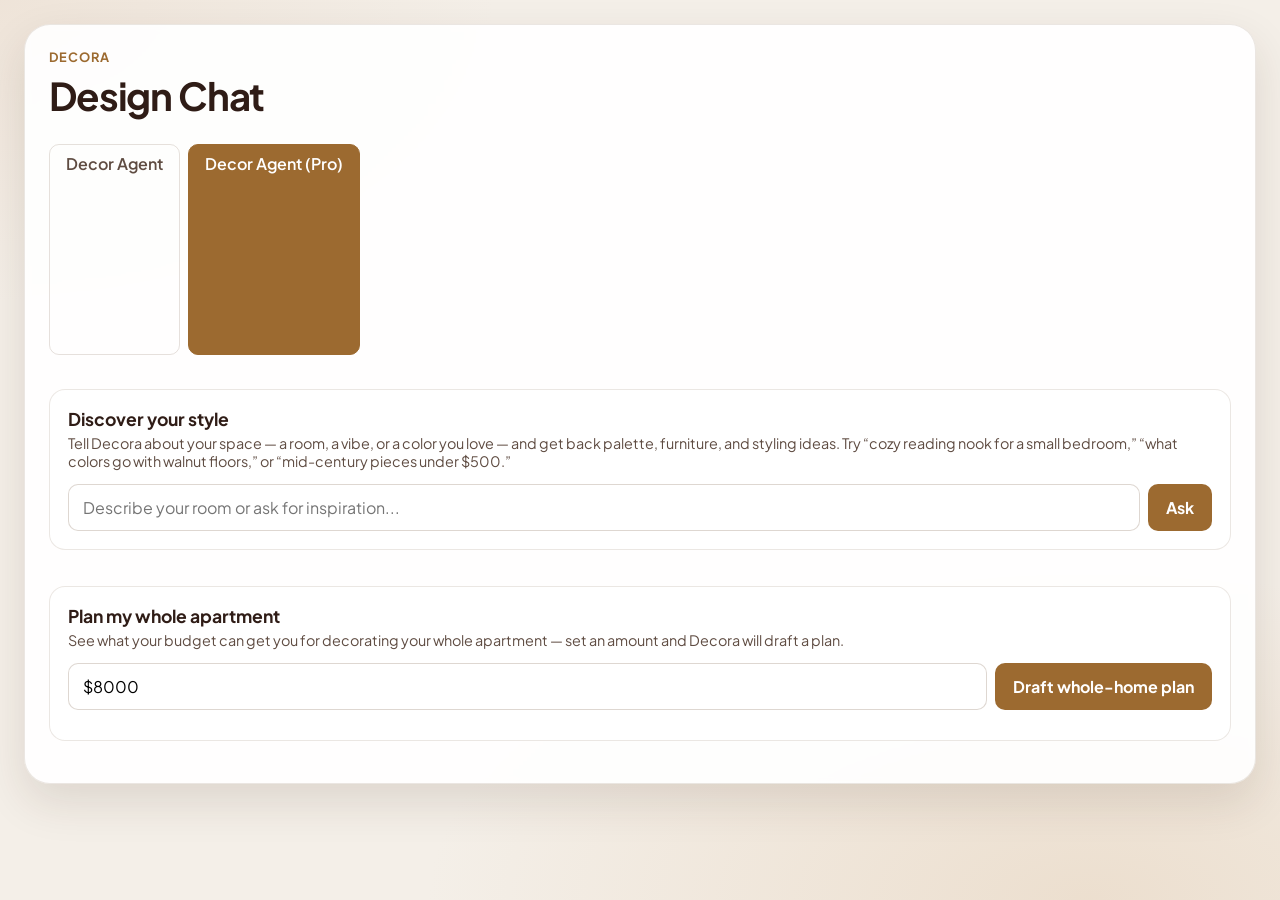
<file: web/temporal.html>
<!doctype html>
<html lang="en">
  <head>
    <meta charset="UTF-8" />
    <meta name="viewport" content="width=device-width, initial-scale=1.0" />
    <title>Decor Agent · Temporal</title>
    <link rel="preconnect" href="https://fonts.googleapis.com" />
    <link rel="preconnect" href="https://fonts.gstatic.com" crossorigin />
    <link
      href="https://fonts.googleapis.com/css2?family=Plus+Jakarta+Sans:wght@400;500;600;700;800&display=swap"
      rel="stylesheet"
    />
    <link rel="stylesheet" href="/web/styles.css" />
    <style>
      .tabs { display: flex; gap: 8px; margin-bottom: 16px; }
      .tabs a {
        text-decoration: none; padding: 8px 16px; border-radius: 10px;
        font-weight: 600; color: var(--text-body);
        border: 1px solid rgba(91,58,29,0.15);
      }
      .tabs a.active { background: var(--accent); color: #fff; border-color: var(--accent); }
      .panel {
        background: var(--bot-bubble); border: 1px solid rgba(91,58,29,0.12);
        border-radius: 16px; padding: 18px; margin-bottom: 18px;
      }
      .panel h2 { margin: 0 0 4px; font-size: 1.1rem; }
      .panel p.hint { margin: 0 0 14px; color: var(--text-body); font-size: 0.9rem; }
      .status-row { display: flex; align-items: center; gap: 10px; margin: 6px 0; }
      .phase-badge {
        display: inline-block; padding: 4px 12px; border-radius: 999px;
        font-size: 0.8rem; font-weight: 700; background: var(--user-bubble);
        color: var(--accent-strong); text-transform: capitalize;
      }
      .room-chips { display: flex; flex-wrap: wrap; gap: 6px; margin: 8px 0; }
      .room-chip {
        padding: 4px 10px; border-radius: 8px; font-size: 0.82rem;
        background: var(--user-bubble); color: var(--text-strong);
      }
      .room-chip.done { background: #d9ecd9; color: #2c5e2c; }
      .draft-plan { margin: 10px 0; padding: 10px 12px; border-radius: 10px;
        background: var(--bg-main); }
      .draft-plan h3 { margin: 0 0 4px; font-size: 0.95rem; color: var(--accent-strong); }
      .draft-plan pre { white-space: pre-wrap; font-family: inherit; margin: 0;
        font-size: 0.88rem; color: var(--text-body); }
      .decision-buttons { display: flex; gap: 8px; flex-wrap: wrap; margin-top: 12px; }
      .decision-buttons button { padding: 10px 16px; border-radius: 10px; border: 0;
        font: inherit; font-weight: 700; cursor: pointer; }
      .btn-approve { background: #2c7a2c; color: #fff; }
      .btn-tweak { background: var(--accent); color: #fff; }
      .btn-reject { background: #a23a3a; color: #fff; }
      .btn-start { background: var(--accent); color: #fff; padding: 12px 18px;
        border: 0; border-radius: 10px; font: inherit; font-weight: 700; cursor: pointer; }
      .final-output { white-space: pre-wrap; line-height: 1.55; margin-top: 12px; }
      .chat-answer { white-space: pre-wrap; line-height: 1.55; margin-top: 10px;
        padding: 12px 14px; background: var(--bg-main); border-radius: 10px; }
      /* while the thinking widget shows, drop the box so it reads as a pill */
      .chat-answer.thinking { background: none; padding: 0; }
      .plan-thinking { margin: 10px 0; }
      .hidden { display: none; }
      input.budget-input { padding: 10px 12px; border-radius: 10px;
        border: 1px solid rgba(91,58,29,0.2); font: inherit; width: 140px; }
      .composer-inline { display: flex; gap: 8px; }
      .composer-inline input[type=text] { flex: 1; padding: 12px 14px;
        border-radius: 10px; border: 1px solid rgba(91,58,29,0.2); font: inherit; }
    </style>
  </head>
  <body>
    <main class="page">
      <section class="chat-shell" aria-label="Temporal demo">
        <div class="shell-header">
          <p class="eyebrow">Decora</p>
          <h1>Design Chat</h1>
        </div>

        <nav class="tabs">
          <a href="/">Decor Agent</a>
          <a href="/temporal" class="active">Decor Agent (Pro)</a>
        </nav>

        <!-- Single-turn chat through a Temporal workflow -->
        <div class="panel">
          <h2>Discover your style</h2>
          <p class="hint">Tell Decora about your space — a room, a vibe, or a
            color you love — and get back palette, furniture, and styling ideas.
            Try &ldquo;cozy reading nook for a small bedroom,&rdquo; &ldquo;what
            colors go with walnut floors,&rdquo; or &ldquo;mid-century pieces
            under $500.&rdquo;</p>
          <div class="composer-inline">
            <input id="chat-input" type="text"
              placeholder="Describe your room or ask for inspiration..." />
            <button id="chat-send" class="btn-start">Ask</button>
          </div>
          <div id="chat-answer" class="chat-answer hidden"></div>
        </div>

        <!-- Whole-home approval flow with live status -->
        <div class="panel">
          <h2>Plan my whole apartment</h2>
          <p class="hint">See what your budget can get you for decorating your
            whole apartment — set an amount and Decora will draft a plan.</p>

          <div class="composer-inline" style="margin-bottom:12px;">
            <input id="plan-budget" class="budget-input" type="text"
              value="$8000" aria-label="Budget" />
            <button id="plan-start" class="btn-start">Draft whole-home plan</button>
          </div>

          <!-- live status -->
          <div id="status-block" class="hidden">
            <div class="status-row">
              <span>Status:</span>
              <span id="phase-badge" class="phase-badge">starting</span>
            </div>
            <!-- same loading widget as the chat, shown while rooms are planning -->
            <div id="plan-thinking" class="plan-thinking hidden">
              <div class="message bot typing" aria-label="Planning your home">
                <span class="thinking-ring" aria-hidden="true"></span>
                <span class="thinking-label">
                  <span class="thinking-text" data-text="Designing your space">Designing your space</span>
                  <span class="thinking-ellipsis"><span></span><span></span><span></span></span>
                </span>
              </div>
            </div>
            <div id="room-progress" class="room-chips"></div>
          </div>

          <!-- draft + decision -->
          <div id="draft-block" class="hidden">
            <div id="draft-plans"></div>
            <div class="decision-buttons">
              <button class="btn-approve" id="btn-approve">Approve</button>
              <button class="btn-tweak" id="btn-tweak">Tweak budget</button>
              <button class="btn-reject" id="btn-reject">Reject</button>
            </div>
          </div>

          <!-- final -->
          <div id="final-block" class="hidden">
            <h3>Result</h3>
            <div id="final-output" class="final-output"></div>
          </div>
        </div>
      </section>
    </main>
    <script src="/web/temporal.js" defer></script>
  </body>
</html>
</file>
<file: web/styles.css>
:root {
  color-scheme: light;
  --bg-main: #f4efe8;
  --bg-panel: rgba(255, 255, 255, 0.92);
  --bg-panel-border: rgba(91, 58, 29, 0.12);
  --text-strong: #2f1c16;
  --text-body: #5f4c42;
  --accent: #9c6a30;
  --accent-strong: #7e5225;
  --bot-bubble: #ffffff;
  --user-bubble: #efe1d1;
  --shadow: 0 18px 45px rgba(58, 34, 16, 0.12);
}

*,
*::before,
*::after {
  box-sizing: border-box;
}

body {
  margin: 0;
  min-height: 100vh;
  font-family: "Plus Jakarta Sans", sans-serif;
  background:
    radial-gradient(1100px 550px at 85% 100%, rgba(232, 214, 193, 0.65), transparent 60%),
    radial-gradient(900px 550px at 0% 0%, rgba(236, 223, 210, 0.7), transparent 55%),
    var(--bg-main);
  color: var(--text-strong);
}

.page {
  min-height: 100vh;
  display: block;
  padding: 24px;
}

.workspace {
  width: min(1180px, 100%);
  margin: 0 auto;
  display: grid;
  grid-template-columns: minmax(0, 1.5fr) minmax(300px, 380px);
  gap: 18px;
  align-items: stretch;
}

.chat-shell {
  width: 100%;
  min-height: min(85vh, 760px);
  display: grid;
  grid-template-rows: auto 1fr auto;
  gap: 18px;
  background: var(--bg-panel);
  border: 1px solid var(--bg-panel-border);
  border-radius: 26px;
  padding: 24px;
  box-shadow: var(--shadow);
  backdrop-filter: blur(3px);
}

.shell-header h1 {
  margin: 6px 0;
  font-size: clamp(1.8rem, 3vw, 2.4rem);
  letter-spacing: -0.03em;
}

.eyebrow {
  margin: 0;
  color: var(--accent);
  font-weight: 700;
  font-size: 0.8rem;
  text-transform: uppercase;
  letter-spacing: 0.08em;
}

.subcopy {
  margin: 0;
  color: var(--text-body);
}

.messages {
  overflow-y: auto;
  display: flex;
  flex-direction: column;
  gap: 12px;
  padding-right: 6px;
}

.message {
  max-width: 80%;
  padding: 12px 14px;
  border-radius: 14px;
  line-height: 1.5;
  white-space: pre-wrap;
}

.message.user {
  margin-left: auto;
  background: var(--user-bubble);
  color: #3e2a1f;
}

.message.bot {
  margin-right: auto;
  background: var(--bot-bubble);
  border: 1px solid rgba(91, 58, 29, 0.08);
}

.message.typing {
  display: inline-flex;
  align-items: center;
  gap: 12px;
  padding: 12px 18px;
  background: linear-gradient(
    135deg,
    rgba(255, 255, 255, 0.95),
    rgba(239, 225, 209, 0.85)
  );
  animation: typing-breathe 2.4s ease-in-out infinite;
}

.thinking-ring {
  width: 22px;
  height: 22px;
  border-radius: 50%;
  background: conic-gradient(
    from 0deg,
    rgba(156, 106, 48, 0) 0%,
    rgba(156, 106, 48, 0.15) 25%,
    var(--accent) 60%,
    var(--accent-strong) 95%,
    rgba(156, 106, 48, 0) 100%
  );
  -webkit-mask: radial-gradient(circle, transparent 7px, #000 8px);
  mask: radial-gradient(circle, transparent 7px, #000 8px);
  animation: ring-spin 1.1s linear infinite;
  position: relative;
  flex: 0 0 auto;
}

.thinking-ring::after {
  content: "";
  position: absolute;
  inset: 6px;
  border-radius: 50%;
  background: var(--accent);
  opacity: 0.85;
  animation: ring-pulse 1.4s ease-in-out infinite;
}

.thinking-label {
  display: inline-flex;
  align-items: baseline;
  gap: 2px;
  font-weight: 600;
  letter-spacing: 0.01em;
}

.thinking-text {
  position: relative;
  background: linear-gradient(
    90deg,
    rgba(94, 60, 31, 0.45) 0%,
    rgba(94, 60, 31, 0.45) 35%,
    var(--accent-strong) 50%,
    rgba(94, 60, 31, 0.45) 65%,
    rgba(94, 60, 31, 0.45) 100%
  );
  background-size: 220% 100%;
  -webkit-background-clip: text;
  background-clip: text;
  color: transparent;
  animation: text-shimmer 2.2s linear infinite;
}

.thinking-ellipsis {
  display: inline-flex;
  gap: 2px;
  margin-left: 2px;
}

.thinking-ellipsis span {
  width: 4px;
  height: 4px;
  border-radius: 50%;
  background: var(--accent);
  opacity: 0.35;
  animation: ellipsis-bounce 1.2s ease-in-out infinite;
}

.thinking-ellipsis span:nth-child(2) {
  animation-delay: 0.18s;
}

.thinking-ellipsis span:nth-child(3) {
  animation-delay: 0.36s;
}

@keyframes ring-spin {
  to {
    transform: rotate(360deg);
  }
}

@keyframes ring-pulse {
  0%,
  100% {
    transform: scale(0.6);
    opacity: 0.5;
  }
  50% {
    transform: scale(1);
    opacity: 1;
  }
}

@keyframes text-shimmer {
  0% {
    background-position: 120% 0;
  }
  100% {
    background-position: -120% 0;
  }
}

@keyframes ellipsis-bounce {
  0%,
  70%,
  100% {
    transform: translateY(0);
    opacity: 0.35;
  }
  35% {
    transform: translateY(-3px);
    opacity: 1;
  }
}

@keyframes typing-breathe {
  0%,
  100% {
    box-shadow: 0 0 0 0 rgba(156, 106, 48, 0);
  }
  50% {
    box-shadow: 0 0 0 6px rgba(156, 106, 48, 0.08);
  }
}

.project-panel {
  background: var(--bg-panel);
  border: 1px solid var(--bg-panel-border);
  border-radius: 26px;
  padding: 22px;
  box-shadow: var(--shadow);
  display: flex;
  flex-direction: column;
  gap: 16px;
  min-height: min(85vh, 760px);
  overflow-y: auto;
}

.project-panel h2 {
  margin: 6px 0 0;
  font-size: 1.4rem;
  letter-spacing: -0.03em;
}

.project-panel h3 {
  margin: 0 0 6px;
  font-size: 0.78rem;
  text-transform: uppercase;
  letter-spacing: 0.07em;
  color: var(--accent);
}

.plain-list {
  margin: 0;
  padding-left: 18px;
  color: var(--text-body);
  font-size: 0.92rem;
}

.plain-list li + li {
  margin-top: 6px;
}

.muted {
  color: var(--text-body);
  opacity: 0.8;
}

.budget-line {
  margin: 0;
  font-weight: 600;
}

.over-budget {
  margin: 6px 0 0;
  color: #9a3412;
  font-size: 0.82rem;
  font-weight: 600;
}

.budget-meter {
  margin-top: 8px;
  height: 8px;
  border-radius: 999px;
  background: rgba(91, 58, 29, 0.1);
  overflow: hidden;
}

.budget-meter span {
  display: block;
  height: 100%;
  background: var(--accent);
  border-radius: inherit;
}

.budget-meter.over span {
  background: #c2410c;
}

.pins {
  display: flex;
  flex-wrap: wrap;
  gap: 6px;
}

.pin {
  border-radius: 999px;
  background: #efe1d1;
  color: var(--accent-strong);
  font-size: 0.75rem;
  font-weight: 600;
  padding: 5px 10px;
}

.spec-list {
  margin: 0;
  padding: 0;
  list-style: none;
  display: flex;
  flex-direction: column;
  gap: 10px;
}

.spec-row {
  margin: 0;
  padding: 10px 12px;
  border-radius: 12px;
  background: rgba(255, 255, 255, 0.7);
  border: 1px solid rgba(91, 58, 29, 0.08);
}

.spec-top {
  display: flex;
  align-items: baseline;
  gap: 8px;
  flex-wrap: wrap;
}

.spec-name {
  flex: 1 1 auto;
  font-size: 0.92rem;
}

.spec-price {
  font-weight: 700;
  color: var(--text-strong);
}

.spec-meta {
  margin: 4px 0 0;
  font-size: 0.78rem;
  color: var(--text-body);
}

.spec-why {
  display: block;
  margin: 6px 0 0;
  font-size: 0.8rem;
  color: var(--text-body);
  opacity: 0.85;
}

.lane {
  display: inline-block;
  border-radius: 999px;
  padding: 1px 8px;
  font-size: 0.7rem;
  font-weight: 700;
  text-transform: uppercase;
  letter-spacing: 0.04em;
}

.lane-must {
  background: #dce8d8;
  color: #3d5a32;
}

.lane-close {
  background: #efe1d1;
  color: #7e5225;
}

.chips {
  display: flex;
  flex-wrap: wrap;
  gap: 8px;
}

.chip {
  border: 1px solid rgba(91, 58, 29, 0.2);
  border-radius: 999px;
  background: rgba(255, 255, 255, 0.86);
  color: var(--accent-strong);
  font: inherit;
  font-size: 0.82rem;
  font-weight: 600;
  padding: 8px 12px;
  cursor: pointer;
}

.chip:hover,
.chip:focus {
  border-color: var(--accent);
}

.chip.board {
  background: #efe1d1;
}

.composer-stack {
  display: flex;
  flex-direction: column;
  gap: 10px;
}

.approval-card {
  position: sticky;
  top: 0;
  z-index: 2;
  margin: 0;
  padding: 14px;
  border-radius: 16px;
  background: #efe1d1;
}

.approval-card p {
  margin: 0 0 10px;
}

.approval-actions {
  display: flex;
  gap: 8px;
}

.approval-actions button {
  border: 0;
  border-radius: 12px;
  font: inherit;
  font-weight: 700;
  background: var(--accent);
  color: #fff;
  padding: 10px 16px;
  cursor: pointer;
}

.approval-actions .ghost,
.composer button.ghost {
  background: transparent;
  color: var(--accent-strong);
  border: 1px solid rgba(91, 58, 29, 0.2);
}

.composer {
  display: grid;
  grid-template-columns: 1fr auto;
  gap: 10px;
  align-items: center;
}

.composer input {
  border: 1px solid rgba(91, 58, 29, 0.2);
  border-radius: 12px;
  font: inherit;
  padding: 13px 14px;
  color: var(--text-strong);
  background: rgba(255, 255, 255, 0.9);
  outline: none;
}

.composer input:focus {
  border-color: var(--accent);
  box-shadow: 0 0 0 3px rgba(156, 106, 48, 0.12);
}

.composer button {
  border: 0;
  border-radius: 12px;
  font: inherit;
  font-weight: 700;
  background: var(--accent);
  color: #fff;
  padding: 0 18px;
  cursor: pointer;
  transition: background 160ms ease, transform 120ms ease;
}

.composer button:hover {
  background: var(--accent-strong);
}

.composer button:active {
  transform: translateY(1px);
}

.composer button:disabled {
  cursor: not-allowed;
  opacity: 0.6;
}

@media (max-width: 900px) {
  .workspace {
    grid-template-columns: 1fr;
  }

  .project-panel {
    min-height: auto;
  }
}

@media (max-width: 700px) {
  .page {
    padding: 14px;
  }

  .chat-shell,
  .project-panel {
    min-height: auto;
    border-radius: 18px;
    padding: 16px;
  }

  .message {
    max-width: 92%;
  }
}
</file>
